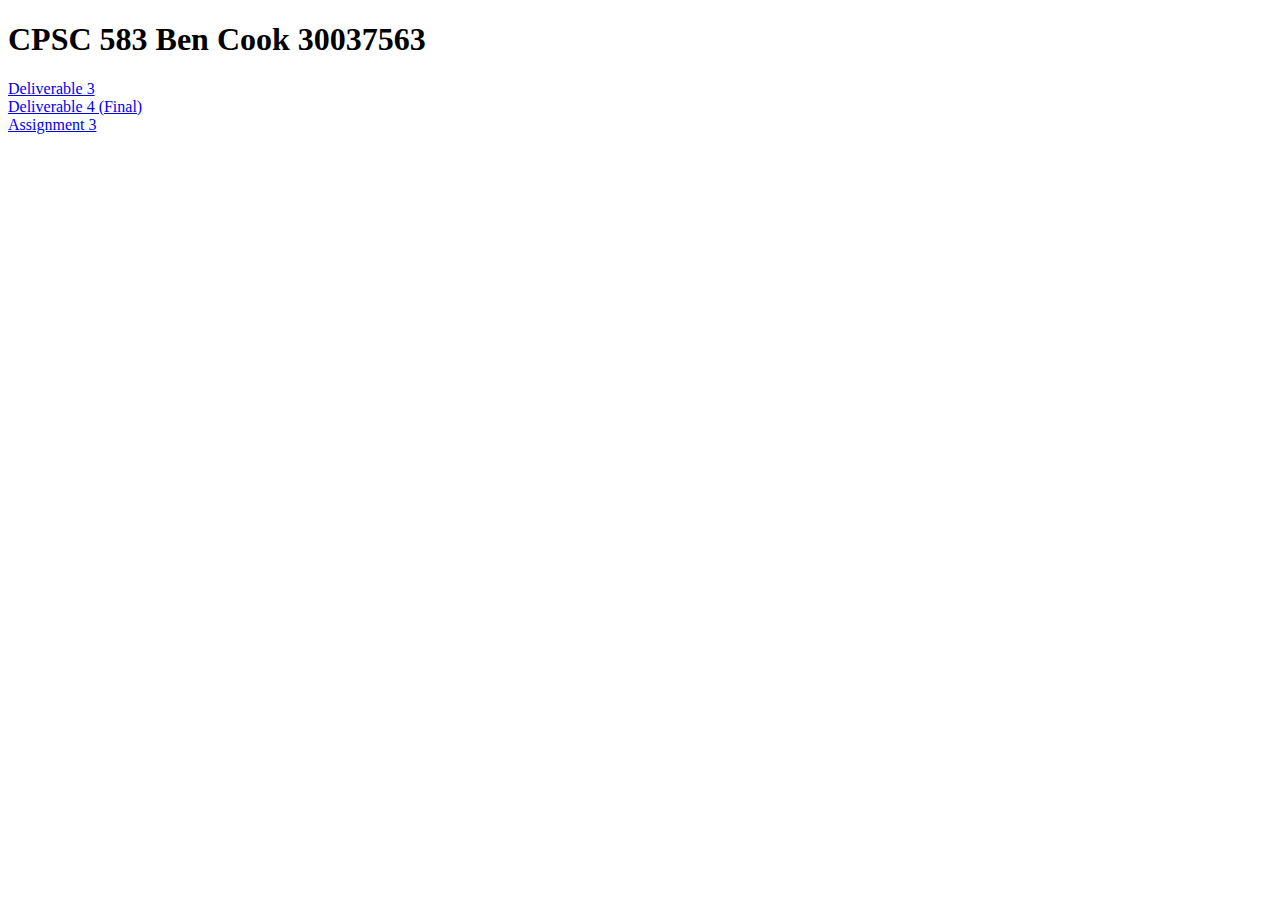
<file: Index.html>
<!DOCTYPE html>

<html lang="en">
    <head>
        <meta charset="UTF-8">
        <script src="https://d3js.org/d3.v6.min.js"></script>
        <title>CPSC 583 Ben Cook</title>
    </head>

    <body>
        <h1>CPSC 583 Ben Cook 30037563</h1>
        <a href="/Deliverable 3/Del3.html">Deliverable 3</a> <br>
        <a href="Deliverable 4/Del4.html">Deliverable 4 (Final)</a> <br>
        <a href="/code-assignment3/Assign3.html">Assignment 3</a>
    </body>
</html>
</file>
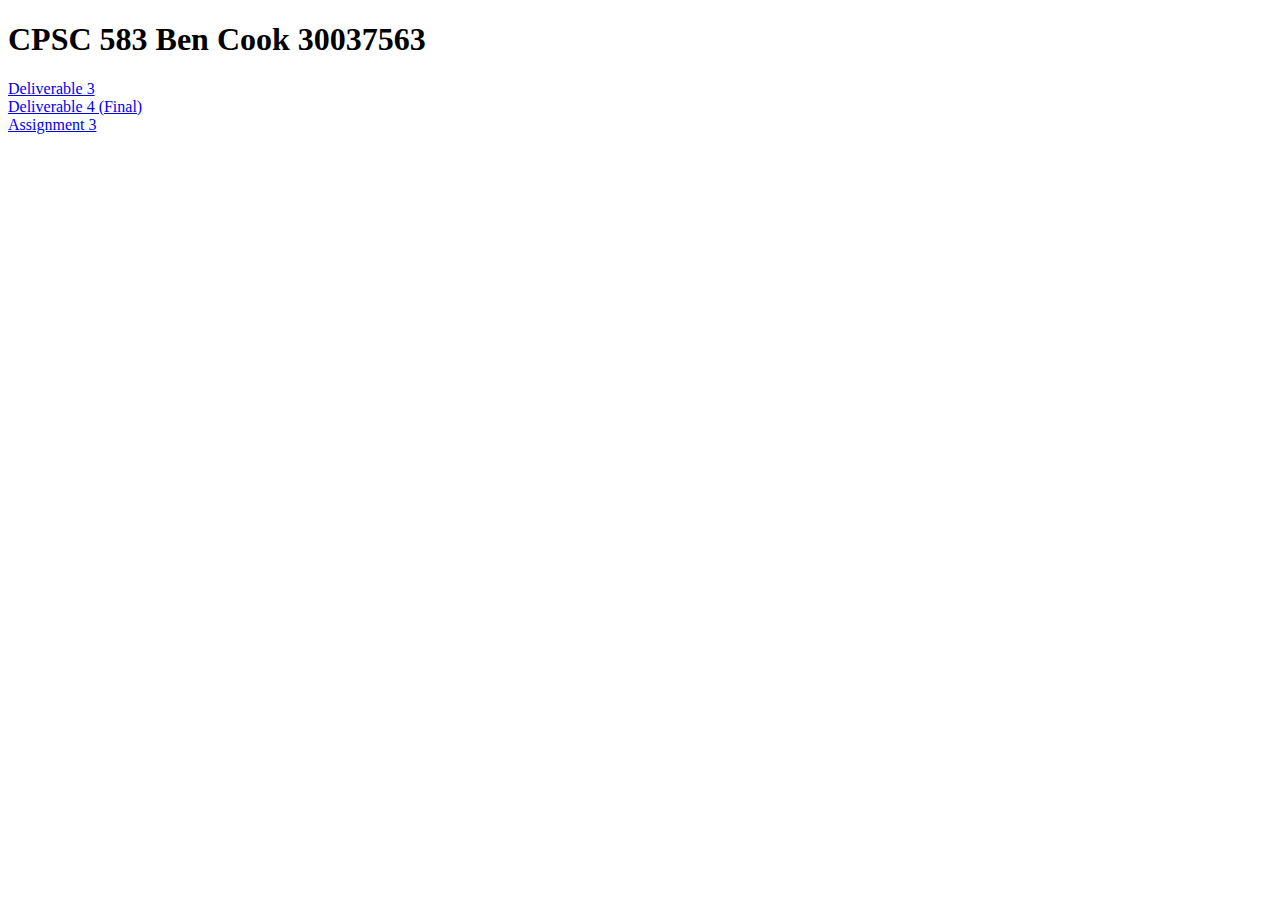
<file: index.html>
<!DOCTYPE html>

<html lang="en">
    <head>
        <meta charset="UTF-8">
        <script src="https://d3js.org/d3.v6.min.js"></script>
        <title>CPSC 583 Ben Cook</title>
    </head>

    <body>
        <h1>CPSC 583 Ben Cook 30037563</h1>
        <a href="/Deliverable 3/Del3.html">Deliverable 3</a> <br>
        <a href="Deliverable 4/Del4.html">Deliverable 4 (Final)</a> <br>
        <a href="/code-assignment3/Assign3.html">Assignment 3</a>
    </body>
</html>
</file>
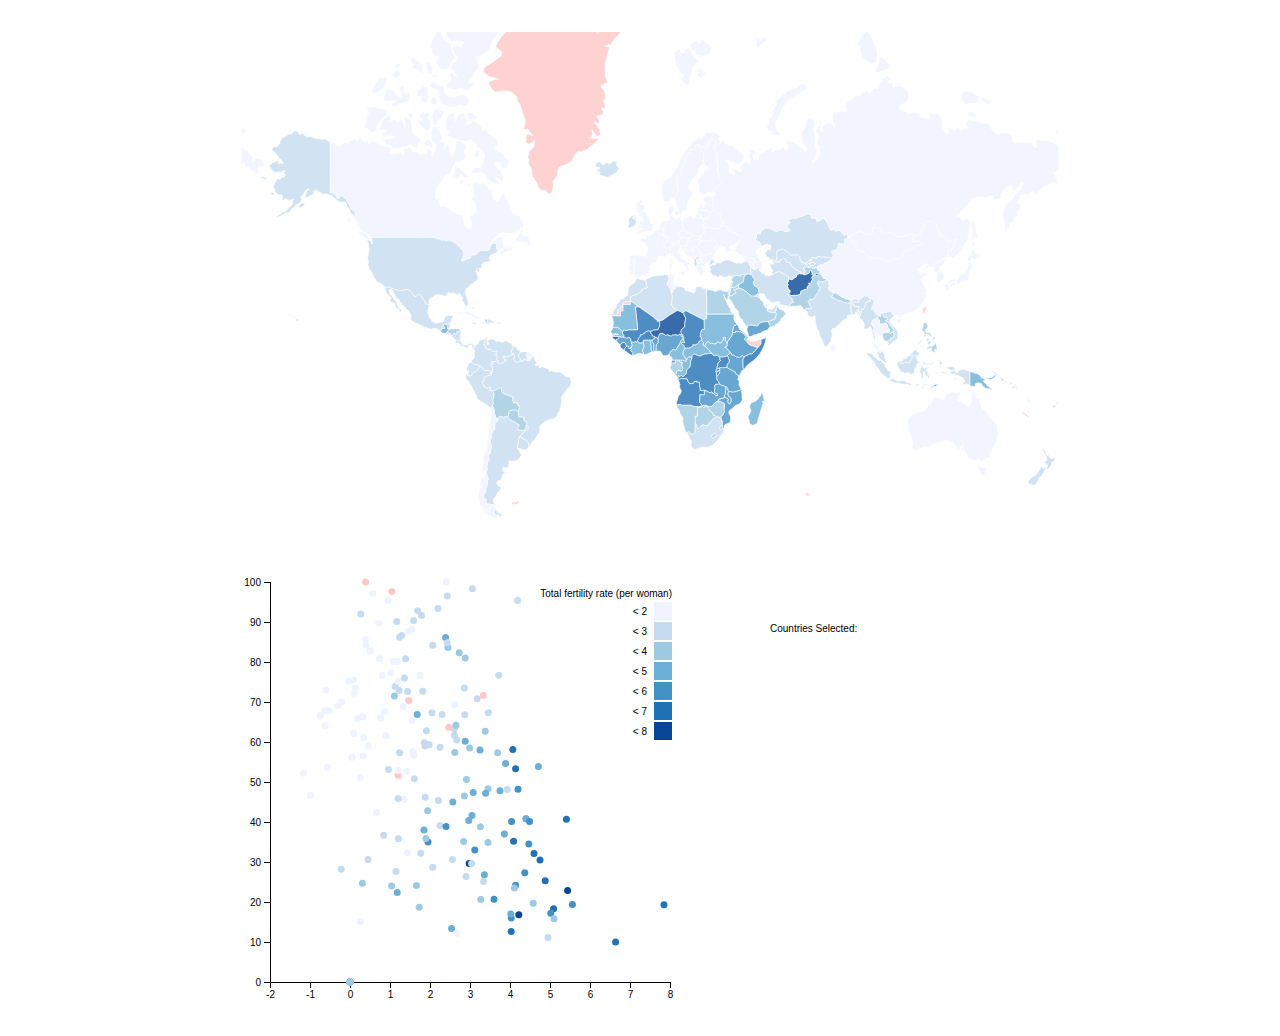
<file: code-assignment3/Assign3.html>
<!DOCTYPE html>
<meta charset="utf-8">
<style>
    body {
        width: 940px;
        margin: 0 auto;
        margin-top: 2em;
    }

    svg {
        font: 10px sans-serif;
    }

    .axis path,
    .axis line {
        fill: none;
        stroke: black;
        shape-rendering: crispEdges;
    }
</style>
<body>
<script src="d3.js"></script>
<script src="topojson.v1.min.js"></script>
<script>
    // let d3 = import(d3.js);
    /**
     * copied from the following resources:
     * http://bl.ocks.org/micahstubbs/281d7b7a7e39a9b59cf80f1b8bd41a72
     * http://bl.ocks.org/msbarry/9911363
     * http://bl.ocks.org/weiglemc/6185069
     *
    **/

	const margin = {top: 0, right: 0, bottom: 0, left: 0};
	const width = 960 - margin.left - margin.right;
	const height = 1000 - margin.top - margin.bottom;

    const color = d3.scaleThreshold()
        .domain([2, 3, 4, 5, 6, 7, 8])
        .range( d3.schemeBlues[7] )
        .unknown(d3.rgb(255,200,200));

	const svg = d3.select('body')
			.append('svg')
			.attr('width', width)
			.attr('height', height);

    const map = svg
        .append('g')
        .attr('class', 'map');

    const scatterplot = svg
        .append('g')
        .attr('class', 'scatterplot')
        .attr("transform", "translate(100,550)");

    const projection = d3.geoMercator()
			.scale(130)
			.translate( [width / 2, height / 1.5/2]);

	const path = d3.geoPath().projection(projection);

    Promise.all([
        d3.csv('who.csv'),
        d3.json('world_countries.json'),
        d3.tsv('world_population.tsv')
    ]).then(function(data) {
		const fertilityById = {};

        let who = data[0];
        let countries = data[1];
        let population = data[2];   

        let fieldColor = 'Total fertility rate (per woman)';
        let fieldXAxis = "Urban_population_growth";
        let fieldYAxis = "Urban_population_pct_of_total";

        //list of selected countries
        let selectedCountries = [];

        function selectedList(selected){
            svg.selectAll("#selectedList").remove();

            svg.append("text")
                .attr("x", 600)
                .attr("y",600)
                .text("Countries Selected:")
                .attr("id","selectedList");
            for(i = 0; i < selected.length; i++){
                svg.append("text")
                .attr("x", 620)
                .attr("y",620+i*20)
                .text(selected[i])
                .attr("id","selectedList");
            }
        }

        who.forEach(d => {
            if(d[fieldColor] == '') {
                d[fieldColor] = undefined;
            };
        });

        population.forEach(d =>
        {
            var res = who.find(e =>
            {
                return e.Country == d.name;
            });
            if(typeof res !== 'undefined') {
                res.id = d.id;
            }
        });

        who.forEach(d => { fertilityById[d.id] = +d[fieldColor]; });
        countries.features.forEach(d => { d.population = fertilityById[d.id] });

        svg.append('g')
				.attr('class', 'countries')
				.selectAll('path')
				.data(countries.features)
				.enter().append('path')
                .attr("id", d => { return "COUNTRY-"+d.properties.name;} ) //change ID to country name
				.attr('d', path)
				.style('fill', d => color(fertilityById[d.id]))
				.style('stroke', 'white')
				.style('opacity', 0.8)
				.style('stroke-width', 0.7)
                .attr("toggle","not")
				.on('mouseover',function(d){    
                    this.style.stroke = "red"
                    let dot = d3.select("#ScatCOUNTRY-"+d.properties.name)
                    dot.style("stroke","red")
                })
                .on("click", function(d){
                    country = d3.select(this)
                    dot = d3.select("#ScatCOUNTRY-"+d.properties.name)

                    if(country.attr("toggle") === "not"){
                        country.attr("toggle","selected")
                        dot.attr("toggle","selected")
                        console.log("selected " + d.properties.name)
                        selectedCountries.push(d.properties.name);
                        selectedList(selectedCountries)
                    } else {
                        country.attr("toggle","not")
                        if(dot !== null)
                        dot.attr("toggle","not")
                        console.log("deselected " + d.properties.name)
                        selectedCountries.splice(selectedCountries.indexOf(d.properties.name),1);
                        selectedList(selectedCountries)
                    }                    
                })
				.on('mouseout', function(d){
                    country = d3.select(this)
                    if(country.attr("toggle") === "not"){
                        this.style.stroke = color(fertilityById[d.id])
                        let dot = svg.select("#ScatCOUNTRY-"+d.properties.name)
                        if(dot !== null)
                        dot.style("stroke",color(fertilityById[d.id]))
                    }

                });

		svg.append('path')
				.datum(topojson.mesh(countries.features, (a, b) => a.id !== b.id))
				.attr('class', 'names')
				.attr('d', path);

        // setup x
        var xValue = function(d) { return d[fieldXAxis];}, // data -> value
            xScale = d3.scaleLinear().range([0, height/2-100]), // value -> display
            xMap = function(d) { return xScale(xValue(d));}, // data -> display
            xAxis = d3.axisBottom().scale(xScale);

        // setup y
        var yValue = function(d) { return d[fieldYAxis];}, // data -> value
            yScale = d3.scaleLinear().range([height/2-100, 0]), // value -> display
            yMap = function(d) { return yScale(yValue(d));}, // data -> display
            yAxis = d3.axisLeft().scale(yScale);

        // don't want dots overlapping axis, so add in buffer to data domain
        xScale.domain([-2, 8]);
        yScale.domain([0, 100]);

        // x-axis
        scatterplot.append("g")
            .attr("class", "x axis")
            .attr("transform", "translate(0," + (height/2-100) + ")")
            .call(xAxis)
            .append("text")
            .attr("class", "label")
            .attr("x", xScale(8))
            .attr("y", -6)
            .style("text-anchor", "end")
            .text(fieldXAxis.replace(/_/g, " "));

        // y-axis
        scatterplot.append("g")
            .attr("class", "y axis")
            .call(yAxis)
            .append("text")
            .attr("class", "label")
            .attr("transform", "rotate(-90)")
            .attr("x", 0)
            .attr("y", yScale(100))
            .attr("dy", "1.5em")
            .style("text-anchor", "end")
            .text(fieldYAxis.replace(/_/g, " "));

        // draw dots
        scatterplot.selectAll(".dot")
            .data(who)
            .enter().append("circle")
            .attr("id", d => { return "ScatCOUNTRY-"+d.Country; } )
            .attr("r", 3.5)
            .attr("cx", xMap)
            .attr("cy", yMap)
            .style("fill", function(d) { return color(d[fieldColor]);})
            .attr("toggle","not")
            .on("mouseover", function(d) {  //HERE
                //able to select each other now
                this.style.stroke = "red"
                test = d3.select("#COUNTRY-"+d.Country);
                test.style("stroke","red");
            })
            .on("click",function(d){
                dot = d3.select(this)
                country = d3.select("#COUNTRY-"+d.Country)
                if(dot.attr("toggle") === "not"){
                    country.attr("toggle","selected")
                    dot.attr("toggle","selected")
                    console.log("selected " + d.Country)
                    selectedCountries.push(d.Country);
                    selectedList(selectedCountries)
                } else {
                    country.attr("toggle","not")
                    dot.attr("toggle","not")
                    console.log("deselected " + d.Country)
                    selectedCountries.splice(selectedCountries.indexOf(d.Country),1);
                    selectedList(selectedCountries)
                }      
            })
            .on("mouseout", function(d) {
                dot = d3.select(this)
                if(dot.attr("toggle") === "not"){
                    this.style.stroke = color(fertilityById[d.id])
                    test = d3.select("#COUNTRY-"+d.Country);
                    test.style("stroke",color(fertilityById[d.id]));
                }
            });

        // draw legend
        var legend = scatterplot.append("g").attr("class", "legend-group").selectAll(".legend")
            .data(color.domain())
            .enter().append("g")
            .attr("class", "legend")
            .attr("transform", function(d, i) { return "translate(-100," + (i+1) * 20 + ")"; });

        // draw legend colored rectangles
        legend.append("rect")
            .attr("x", width/2 + 4)
            .attr("width", 18)
            .attr("height", 18)
            .style("fill", (d,i)=> color(d-0.0001));

        // draw legend text
        legend.append("text")
            .attr("x", width/2 - 3)
            .attr("y", 9)
            .attr("dy", ".35em")
            .style("text-anchor", "end")
            .text(function(d) { return "< "+d;});

        scatterplot.select("g.legend-group")
            .append("g")
            .attr("class", "legend")
            .attr("transform", "translate(-100,0)")
            .append("text")
            .attr("x", width/2+22)
            .attr("y", 0)
            .attr("dy", "1.5em")
            .style("text-anchor", "end")
            .text(fieldColor);

        selectedList(selectedCountries);
    });

</script>
</body>
</html>
</file>
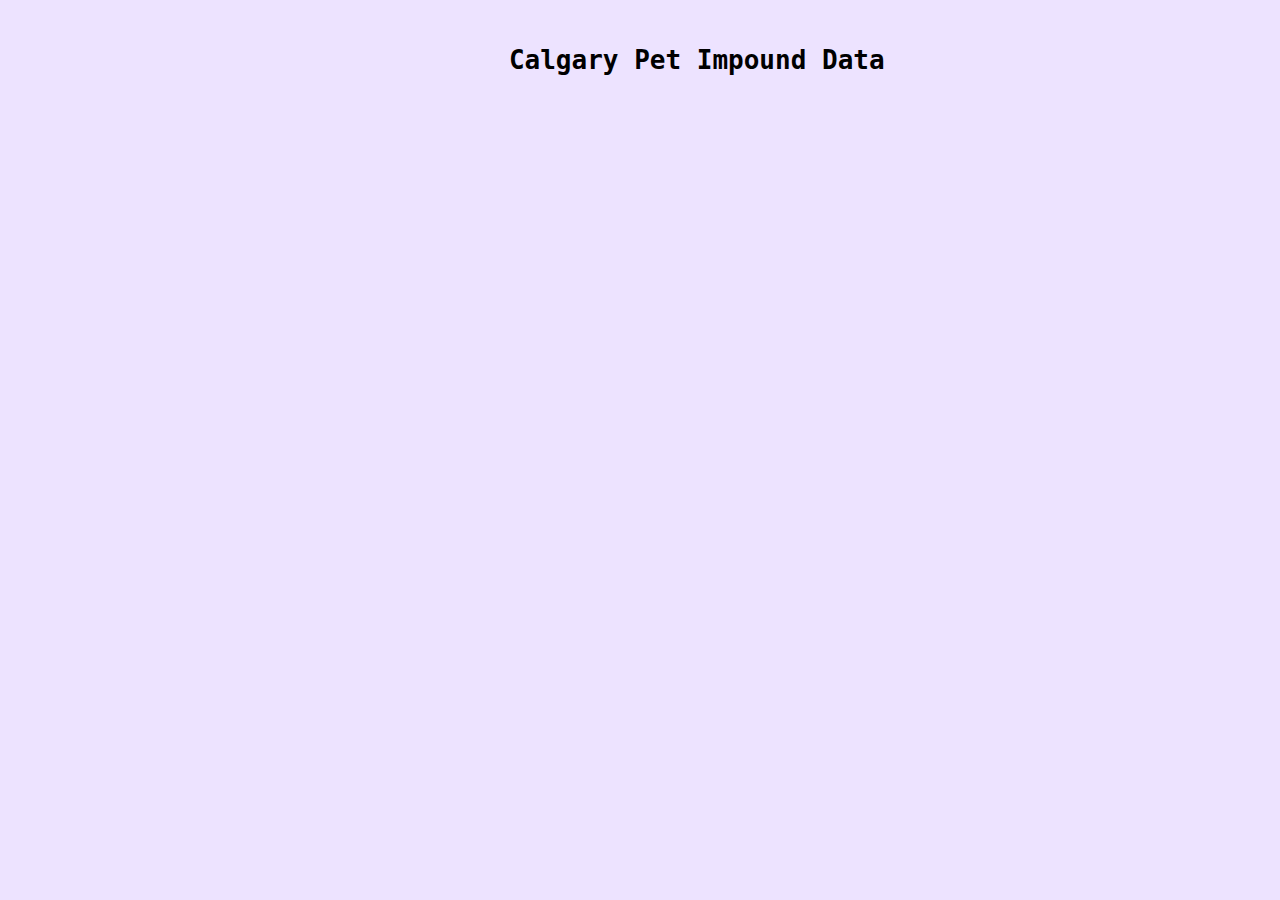
<file: Deliverable 4/Del4.html>
<!DOCTYPE html>

<html lang="en">
    <head>
        <meta charset="UTF-8">
        <script src="https://d3js.org/d3.v6.min.js"></script>
        <title>Deliverable 4 (Final)</title>
    </head>

    <body style="background-color: #ede3ff;">
        <pre>
                <h1>                                Calgary Pet Impound Data</h1>
        </pre>
        <svg></svg>
    </body>
    <script>

        //helper functions defined
        function drawLeftAxis(){
            svg.append("line")
                    .style("stroke", "black")
                    .style("stroke-width", 1)
                    .attr("x1", 100)
                    .attr("y1", 50)
                    .attr("x2", 100)
                    .attr("y2", 3180)
            //draw hidden gridlines

        }
        function drawGridLines(){
            for(let i = 1; i < 13; i++){
                svg.append("line")
                    .style("stroke", "black")
                    .style("stroke-width", 1)
                    .attr("x1", 100 + i * 88.75)
                    .attr("y1", 50)
                    .attr("x2", 100 + i * 88.75)
                    .attr("y2", 3180)
                    .attr("id","gridlines")
                    .attr("visibility","hidden")
                    .style("opacity", 0.3);
            }
        }

        function drawOutcomeLegend(xPos,yPos,outcomeColors){
            outcomeList = ["Euthanasia","Adoption","Return to Owner","Other"]
            for(let i = 0; i < 4; i++){
                svg.append("rect").attr("x",xPos).attr("y",yPos+80+i*30).attr("width", 15).attr("height",15).style("fill", outcomeColors[i])
                svg.append("text").attr("x", xPos+20).attr("y", yPos+90+i*30).text(outcomeList[i]).style("font-size", "15px").attr("alignment-baseline","middle").attr("id","axisLabels");
            }

        }
        function drawLegend1(animalColors,outcomeColors){
            let yPos = 100
            let xPos = 1300
            svg.append("rect").attr("x",xPos).attr("y",yPos).attr("width", 15).attr("height",15).attr("stroke-width", 3).attr("stroke", d3.rgb(animalColors[0])).style("fill", "white")
            svg.append("text").attr("x", xPos+20).attr("y", yPos+10).text("DOGS").style("font-size", "15px").attr("alignment-baseline","middle").attr("id","axisLabels");
            svg.append("rect").attr("x",xPos).attr("y",yPos+30).attr("width", 15).attr("height",15).attr("stroke-width", 3).attr("stroke", d3.rgb(animalColors[1])).style("fill", "white")
            svg.append("text").attr("x", xPos+20).attr("y", yPos+40).text("CATS").style("font-size", "15px").attr("alignment-baseline","middle").attr("id","axisLabels");
            //outcome
            drawOutcomeLegend(xPos,yPos,outcomeColors);
        }
        function drawLegend2(outcomeColors){
            let yPos = 100
            let xPos = 1300
            //svg.append("rect").attr("x",xPos).attr("y",yPos).attr("width", 15).attr("height",15).attr("stroke-width", 3).attr("stroke", d3.rgb(animalColors[0])).style("fill", "white")
            svg.append("rect")
            .attr("x",xPos).attr("y",yPos).attr("width", 15).attr("height",15).attr('fill', 'url(#diagonalHatch)');
            svg.append("text").attr("x", xPos+20).attr("y", yPos+10).text("DOGS").style("font-size", "15px").attr("alignment-baseline","middle").attr("id","axisLabels");
            svg.append("rect").attr("x",xPos).attr("y",yPos+30).attr("width", 15).attr("height",15).attr("stroke-width", 1).attr("stroke", "black").style("fill", "white")
            svg.append("text").attr("x", xPos+20).attr("y", yPos+40).text("CATS").style("font-size", "15px").attr("alignment-baseline","middle").attr("id","axisLabels");
            //outcome
            drawOutcomeLegend(xPos,yPos,outcomeColors);
        }

        function drawLegend3(outcomeColors){
            let yPos = 100
            let xPos = 1300
            //svg.append("rect").attr("x",xPos).attr("y",yPos).attr("width", 15).attr("height",15).attr("stroke-width", 3).attr("stroke", d3.rgb(animalColors[0])).style("fill", "white")
            svg.append("text").attr("x", xPos).attr("y", yPos+10).text("🐶").style("font-size", "15px").attr("alignment-baseline","middle").attr("id","axisLabels");
            svg.append("text").attr("x", xPos+20).attr("y", yPos+10).text("DOGS").style("font-size", "15px").attr("alignment-baseline","middle").attr("id","axisLabels");
            svg.append("text").attr("x", xPos).attr("y", yPos+40).text("🐱").style("font-size", "15px").attr("alignment-baseline","middle").attr("id","axisLabels");
            svg.append("text").attr("x", xPos+20).attr("y", yPos+40).text("CATS").style("font-size", "15px").attr("alignment-baseline","middle").attr("id","axisLabels");
            //outcome
            drawOutcomeLegend(xPos,yPos,outcomeColors);
        }
    
        function tooltipBuilder(offset, height){
            let tooltip = d3.select("body")
                        .append("div")
                        .style("position", "absolute")
                        .style("z-index", "10")
                        .style("visibility", "hidden")
                        .style("background", "#fff")
                        .style("left", 103 + offset + "px")
                        .style("top", height + 120 + "px")
                        .text("a simple tooltip");
        return tooltip;
        }

        function buildRowTotal(rowTotal, xPosition, yPosition){
            console.log(rowTotal);
            svg.append("text").attr("x", xPosition + 20)
                                .attr("y", yPosition+10)
                                .text(rowTotal + " Total Animals")
                                .style("font-size", "15px")
                                .attr("alignment-baseline","middle")
                                .attr("id","rowTotals")
                                .style("visibility", "hidden");
        }
        //drawing for visualization 1 
/*
        NOTE: visualization 3 was not used, however, the code itself was left in and deprecated for the sake of completeness
        function vis1(dateAggregate,scaleOfWidth,totals) { 
            //basic bar chart example with just totals
            let animalColors = ["Red", "Blue"];
            let outcomeColors = ["#fce303","#94fc03","#03fcd3","#a87932"]
            for(let i = 0; i < dateAggregate.length; i++){
                height = 60 + i * 30
                svg.append("text")
                        .attr("x", 20)
                        .attr("y", height + 15)
                        .text(dateAggregate[i].DATE)
                //values ordered
                
                let valueList = [
                    dateAggregate[i].DOGS.Euthanasia,
                    dateAggregate[i].CATS.Euthanasia,
                    dateAggregate[i].DOGS.Adoption,
                    dateAggregate[i].CATS.Adoption,
                    dateAggregate[i].DOGS.Return,
                    dateAggregate[i].CATS.Return,
                    dateAggregate[i].DOGS.Other,
                    dateAggregate[i].CATS.Other,
                ];


                let offset = 0;
                let rowTotal = 0;
                //get proper animal color
                for(let j = 0; j < 8; j++){
                    let animalColor = animalColors[(j%2)]
                    let outcomeColor = outcomeColors[(Math.floor(j/2))]
                    //creates seperate colors for cats and dogs

                    //increase row total
                    rowTotal += valueList[j]
                    //tooltip
                    let tooltip = tooltipBuilder(offset,height);

                    svg.append("rect")
                        .attr("width", scaleOfWidth(valueList[j])-3)
                        .attr("height", 20)
                        .attr("y", height)
                        .attr("x", 103 + offset)
                        .attr("fill", d3.rgb(outcomeColor)) //fill is outcome color
                        .attr("stroke-width", 3)
                        .attr("stroke", d3.rgb(animalColor)) //outline is animal color
                        .on("mouseover", function(d){
                            this.style.stroke = "white";
                            tooltip.text(valueList[j]);
                            return tooltip.style("visibility", "visible");
                        })
                        .on("mouseout", function(){
                            this.style.stroke = d3.rgb(animalColor);
                            return tooltip.style("visibility", "hidden");
                        });
                        
                    offset += scaleOfWidth(valueList[j])
                }
                buildRowTotal(rowTotal,103 + offset,height);
            }
            drawLeftAxis();
            drawLegend1(animalColors,outcomeColors);  
        }
*/
        //NOTE: this visualization was the chosen "best" and as such is not commented out
        function vis2(dateAggregate,scaleOfWidth,totals) { 
            //basic bar chart example with just totals
            let outcomeColors = ["#fce303","#94fc03","#03fcd3","#db34eb"]
            for(let i = 0; i < dateAggregate.length; i++){
                height = 60 + i * 30
                svg.append("text")
                        .attr("x", 20)
                        .attr("y", height + 15)
                        .text(dateAggregate[i].DATE)
                //values ordered
                
                let valueList = [
                    dateAggregate[i].DOGS.Euthanasia,
                    dateAggregate[i].DOGS.Adoption,
                    dateAggregate[i].DOGS.Return,
                    dateAggregate[i].DOGS.Other,
                    dateAggregate[i].CATS.Euthanasia,
                    dateAggregate[i].CATS.Adoption,
                    dateAggregate[i].CATS.Return,
                    dateAggregate[i].CATS.Other,
                ];


                //pattern
                svg.append('defs')
                    .append('pattern')
                    .attr('id', 'diagonalHatch')
                    .attr('patternUnits', 'userSpaceOnUse')
                    .attr('width', 4)
                    .attr('height', 4)
                    .append('path')
                    .attr('d', 'M-1,1 l2,-2 M0,4 l4,-4 M3,5 l2,-2')
                    .attr('stroke', '#000000')
                    .attr('stroke-width', 1);

                let offset = 0;
                let rowTotal = 0;
                //get proper animal color
                for(let j = 0; j < 8; j++){

                    //tooltip
                    let tooltip = tooltipBuilder(offset,height);

                     //increase row total
                    rowTotal += valueList[j]

                    let outcomeColor = outcomeColors[j%4]
                    //creates seperate colors
                    svg.append("rect")
                        .attr("width", scaleOfWidth(valueList[j]))
                        .attr("height", 20)
                        .attr("y", height)
                        .attr("x", 100 + offset)
                        .attr("fill", d3.rgb(outcomeColor)) //fill is outcome color
                        .attr("stroke-width", 3)
                        .attr("stroke", d3.rgb(outcomeColor)) //outline is same as outcome, swapped when hovered
                        .on("mouseover", function(d){
                            this.style.stroke = "white";
                            tooltip.text(valueList[j]);
                            return tooltip.style("visibility", "visible");
                        })
                        .on("mouseout", function(){
                            this.style.stroke = outcomeColor;
                            return tooltip.style("visibility", "hidden");
                        });
                    if(j < 4){
                    svg.append("rect")
                        .attr("width", scaleOfWidth(valueList[j]))
                        .attr("height", 20)
                        .attr("y", height)
                        .attr("x", 100 + offset)
                        .attr('fill', 'url(#diagonalHatch)')
                        .attr("stroke-width", 3)
                        .attr("stroke", d3.rgb(outcomeColor)) //outline is same as outcome, swapped when hovered
                        .on("mouseover", function(d){
                            this.style.stroke = "white";
                            tooltip.text(valueList[j]);
                            return tooltip.style("visibility", "visible");
                        })
                        .on("mouseout", function(){
                            this.style.stroke = outcomeColor;
                            return tooltip.style("visibility", "hidden");
                        });
                    }
                    if(j < 4){
                        emoji = "🐶"
                    }
                    else {
                        emoji = "🐱"
                    }
                    svg.append("text")
                        .attr("width", scaleOfWidth(valueList[j]))
                        .attr("height", 20)
                        .attr("y", height+10)
                        .attr("x", 100 + offset)
                        .text(emoji)
                        .style("font-size", "15px")
                        .attr("alignment-baseline","middle")
                        .attr("id","emoji")
                        .attr("visibility","hidden")
                    
                    
                    offset += scaleOfWidth(valueList[j])
                }
                buildRowTotal(rowTotal,103 + offset,height);
            }
            drawLeftAxis();
            drawLegend2(outcomeColors);
        }
/*
        NOTE: visualization 3 was not used, however, the code itself was left in and deprecated for the sake of completeness


        function vis3(dateAggregate,scaleOfWidth,totals) { 
            //basic bar chart example with just totals
            let outcomeColors = ["#fce303","#94fc03","#03fcd3","#db34eb"]
            for(let i = 0; i < dateAggregate.length; i++){
                height = 60 + i * 30
                svg.append("text")
                        .attr("x", 20)
                        .attr("y", height + 15)
                        .text(dateAggregate[i].DATE)
                //values ordered
                
                let valueList = [
                    dateAggregate[i].DOGS.Euthanasia,
                    dateAggregate[i].DOGS.Adoption,
                    dateAggregate[i].DOGS.Return,
                    dateAggregate[i].DOGS.Other,
                    dateAggregate[i].CATS.Euthanasia,
                    dateAggregate[i].CATS.Adoption,
                    dateAggregate[i].CATS.Return,
                    dateAggregate[i].CATS.Other,
                ];


                //pattern

                let offset = 0;
                let rowTotal = 0;
                //get proper animal color
                for(let j = 0; j < 8; j++){

                    //tooltip
                    let tooltip = tooltipBuilder(offset,height);

                    //increase row total
                    rowTotal += valueList[j]

                    let outcomeColor = outcomeColors[j%4]
                    //creates seperate colors
                    svg.append("rect")
                        .attr("width", scaleOfWidth(valueList[j]))
                        .attr("height", 20)
                        .attr("y", height)
                        .attr("x", 100 + offset)
                        .attr("fill", d3.rgb(outcomeColor)) //fill is outcome color
                        .attr("stroke-width", 3)
                        .attr("stroke", d3.rgb(outcomeColor)) //outline is same as outcome, swapped when hovered
                        .on("mouseover", function(d){
                            this.style.stroke = "white";
                            tooltip.text(valueList[j]);
                            return tooltip.style("visibility", "visible");
                        })
                        .on("mouseout", function(){
                            this.style.stroke = outcomeColor;
                            return tooltip.style("visibility", "hidden");
                        });
                    if(j < 4){
                        emoji = "🐶"
                    }
                    else {
                        emoji = "🐱"
                    }
                    svg.append("text")
                        .attr("width", scaleOfWidth(valueList[j]))
                        .attr("height", 20)
                        .attr("y", height+10)
                        .attr("x", 100 + offset)
                        .text(emoji)
                        .style("font-size", "15px")
                        .attr("alignment-baseline","middle")
                        .attr("id","axisLabels")
                        
                       
                    offset += scaleOfWidth(valueList[j])
                }
                buildRowTotal(rowTotal,103 + offset,height);
            }
            drawLeftAxis();
            drawLegend3(outcomeColors);
        }
*/
        //remove existing visualization
        function removeVis(){
            svg.selectAll("rect").remove();
            svg.selectAll("#axisLabels").remove();
            svg.selectAll("#rowTotals").remove();
            svg.selectAll("#toggleButton").style("fill","black");
            svg.selectAll("#gridlines").style("visibility", "hidden");
        }

        //starts here
        let yWidth = 4000;
        let xWidth = 2000;
        let svg = d3.select("svg").attr("width",xWidth).attr("height",yWidth);

        let dt = d3.csv("PetImpound.csv").then(showData)
        function showData(rows){

            //used to count rows to aggregate
            let dateAggregate = []
            let rowcount = 0;
            let totals = [];
            let total = 0;
            for(let row of rows){
                if(rowcount === 0){
                    //initalizes a data struct and pushes it onto the list
                    let dateInfo = {
                        DATE: row.DATE,
                        CATS:{
                            Adoption: 0,
                            Return: 0,
                            Euthanasia: 0,
                            Other: 0
                        },
                        DOGS:{
                            Adoption: 0,
                            Return: 0,
                            Euthanasia: 0,
                            Other: 0
                        }
                    }
                    dateAggregate.push(dateInfo);
                }
                if(row.ANIMAL === "CATS"){
                    if(row.OUTCOME === "Adoption"){dateAggregate[dateAggregate.length-1].CATS.Adoption += 1*row.VOLUME};
                    if(row.OUTCOME === "Return to Owner"){dateAggregate[dateAggregate.length-1].CATS.Return += 1*row.VOLUME};
                    if(row.OUTCOME === "Euthanasia"){dateAggregate[dateAggregate.length-1].CATS.Euthanasia += 1*row.VOLUME};
                    if(row.OUTCOME === "Other"){dateAggregate[dateAggregate.length-1].CATS.Other += 1*row.VOLUME};
                } else {
                    if(row.OUTCOME === "Adoption"){dateAggregate[dateAggregate.length-1].DOGS.Adoption += 1*row.VOLUME};
                    if(row.OUTCOME === "Return to Owner"){dateAggregate[dateAggregate.length-1].DOGS.Return += 1*row.VOLUME};
                    if(row.OUTCOME === "Euthanasia"){dateAggregate[dateAggregate.length-1].DOGS.Euthanasia += 1*row.VOLUME};
                    if(row.OUTCOME === "Other"){dateAggregate[dateAggregate.length-1].DOGS.Other += 1*row.VOLUME};
                }
                //collects total animals on each date for linear scaling
                total += 1*row.VOLUME
                if(rowcount === 7){
                    totals[dateAggregate.length-1] = total
                    total = 0
                }
                rowcount = (rowcount + 1) % 8
            } 
            //the Date Aggregate now holds the data organized by date and animal
            let maxAnimals = Math.max(...totals)

            let scaleOfWidth = d3.scaleLinear()
                        .domain([0,maxAnimals]) //domain, from 0 to max
                        .range([0,1100]);

            let xAxis = d3.axisTop()
                            .scale(scaleOfWidth);
            let xAxisBottom = d3.axisBottom()
                            .scale(scaleOfWidth);

            svg.append("text").attr("x", 650).attr("y", 20).text("Number of Animals");
            svg.append("text").attr("x", 650).attr("y", 3220).text("Number of Animals");
            
            svg.append("g")
                .attr("transform","translate(100,50)")
                .call(xAxis)

            svg.append("g")
            .attr("transform","translate(100,3178)")
            .call(xAxisBottom)

            //vis 1 toggle
            /*
            svg.append("circle").attr("cx",1250).attr("cy", 15).attr("r", 10).attr("fill","black").attr("id","vis1")
                        .on("click",function(){
                            removeVis();
                            d3.select("#vis2").style("fill","black");
                            d3.select("#vis3").style("fill","black");
                            this.style.fill = "gray";
                            //vis 2
                            vis1(dateAggregate,scaleOfWidth,totals)
                        })
            svg.append("text").attr("x", 1265).attr("y", 20).text("Visualization 1").style("font-size", "15px").attr("alignment-baseline","middle");*/

            //vis 2 toggle
            svg.append("circle").attr("cx",1400).attr("cy", 15).attr("r", 10).attr("fill","black").attr("id","vis2")
                        .on("click",function(){
                            removeVis();
                            d3.select("#vis1").style("fill","black");
                            d3.select("#vis3").style("fill","black");
                            this.style.fill = "gray";
                            //vis 2
                            vis2(dateAggregate,scaleOfWidth,totals)

                        })
            svg.append("text").attr("x", 1415).attr("y", 20).text("Populate Graph").style("font-size", "15px").attr("alignment-baseline","middle");

            //vis 3 toggle
            /*
            svg.append("circle").attr("cx",1550).attr("cy", 15).attr("r", 10).attr("fill","black").attr("id","vis3")
                        .on("click",function(){
                            removeVis();
                            d3.select("#vis1").style("fill","black");
                            d3.select("#vis2").style("fill","black");
                            this.style.fill = "gray";
                            //vis 3
                            vis3(dateAggregate,scaleOfWidth,totals)
                        })
            svg.append("text").attr("x", 1565).attr("y", 20).text("Visualization 3").style("font-size", "15px").attr("alignment-baseline","middle");*/
            
            let rowHidden = true;
            //row total Toggle and Button
            svg.append("circle").attr("cx",1550).attr("cy", 140).attr("r", 10).attr("fill","black").attr("id","toggleButton")
                        .on("click",function(){
                            if(rowHidden){
                                this.style.fill = "gray";
                                rowHidden = false;
                                svg.selectAll("#rowTotals").style("visibility", "visible");
                            } else {
                                this.style.fill = "black";
                                rowHidden = true;
                                svg.selectAll("#rowTotals").style("visibility", "hidden");
                            }
                        })
            svg.append("text").attr("x", 1565).attr("y", 140).text("Toggle Row Totals").style("font-size", "15px").attr("alignment-baseline","middle");

            let gridHidden = true;
            //toggle gridlines
            svg.append("circle").attr("cx",1550).attr("cy", 180).attr("r", 10).attr("fill","black").attr("id","toggleButton")
                        .on("click",function(){
                            if(gridHidden){
                                this.style.fill = "gray";
                                gridHidden = false;
                                svg.selectAll("#gridlines").style("visibility", "visible");
                            } else {
                                this.style.fill = "black";
                                gridHidden = true;
                                svg.selectAll("#gridlines").style("visibility", "hidden");
                            }
                        })
            svg.append("text").attr("x", 1565).attr("y", 180).text("Toggle Gridlines").style("font-size", "15px").attr("alignment-baseline","middle");

            svg.append("circle").attr("cx",1550).attr("cy", 220).attr("r", 10).attr("fill","black").attr("id","toggleButton")
                        .on("click",function(){
                            if(gridHidden){
                                this.style.fill = "gray";
                                gridHidden = false;
                                svg.selectAll("#emoji").style("visibility", "visible");
                            } else {
                                this.style.fill = "black";
                                gridHidden = true;
                                svg.selectAll("#emoji").style("visibility", "hidden");
                            }
                        })
            svg.append("text").attr("x", 1565).attr("y", 220).text("Toggle Emojis").style("font-size", "15px").attr("alignment-baseline","middle");

            drawLeftAxis();
            drawGridLines();
            for(let i = 0; i < dateAggregate.length; i++){
            height = 60 + i * 30
                svg.append("text")
                        .attr("x", 20)
                        .attr("y", height + 15)
                        .text(dateAggregate[i].DATE)
            }

            //also for one of the stacked charts do gridlines and see if it helps
            
        }
    </script>
</html>
</file>
